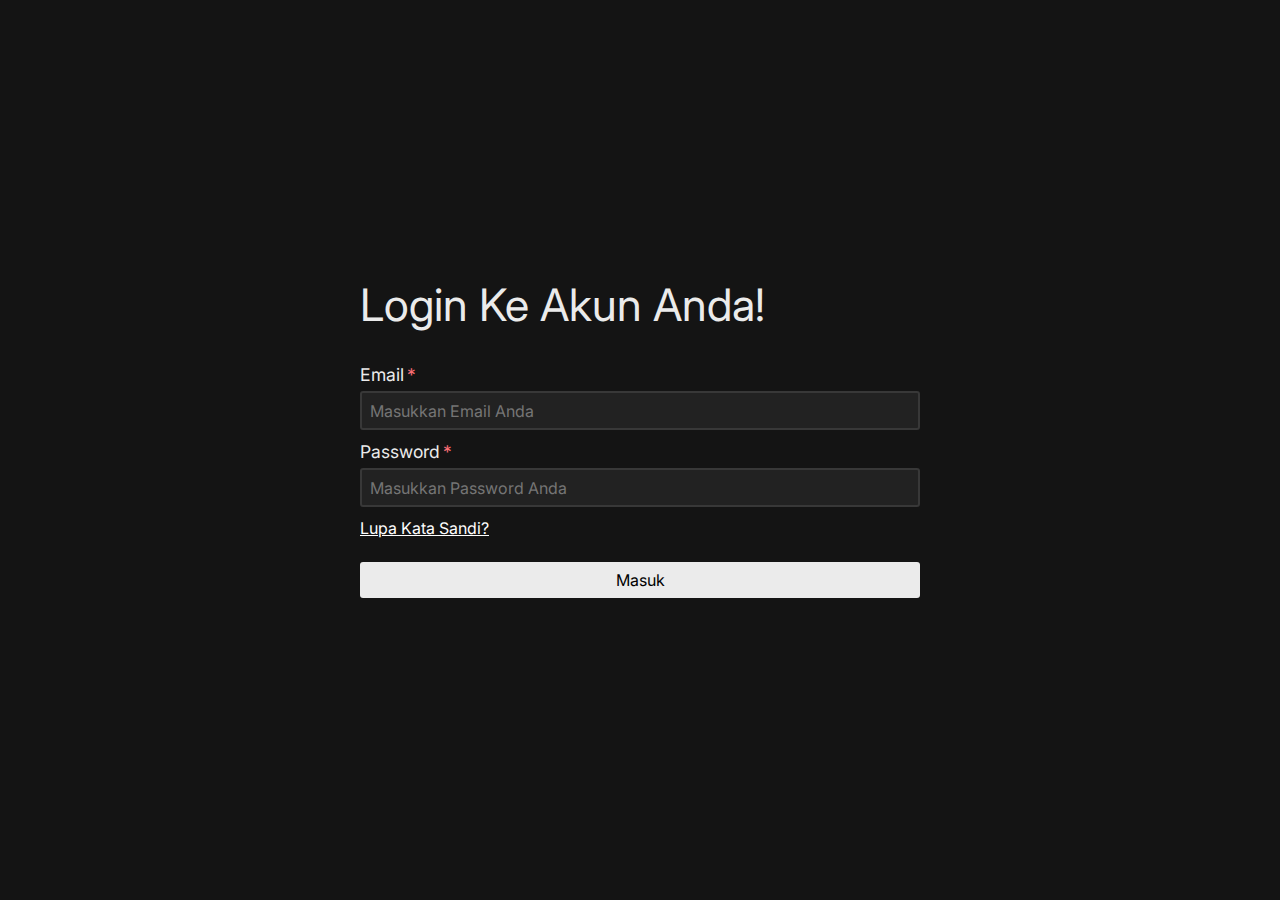
<file: day_2/index.html>
<!DOCTYPE html>
<html lang="en">

<head>
    <meta charset="UTF-8">
    <meta name="viewport" content="width=device-width, initial-scale=1.0">
    <link rel="stylesheet" href="css/style.css">
    <link rel="preconnect" href="https://fonts.googleapis.com">
    <link rel="preconnect" href="https://fonts.gstatic.com" crossorigin>
    <link
        href="https://fonts.googleapis.com/css2?family=Inter:ital,opsz,wght@0,14..32,100..900;1,14..32,100..900&display=swap"
        rel="stylesheet">
    <title>Form</title>
</head>

<body>
    <main>
        <form action="#">
            <fieldset>
                <legend>Login Ke Akun Anda!</legend>
                <label for="email">Email</label>
                <input required type="email" name="email" placeholder="Masukkan Email Anda" id="email">
                <label for="password">Password</label>
                <input required type="password" name="password" placeholder="Masukkan Password Anda" id="password">
                <a href="#">Lupa Kata Sandi?</a>
                <button type="submit">Masuk</button>
            </fieldset>
        </form>
    </main>
</body>
</html>
</file>
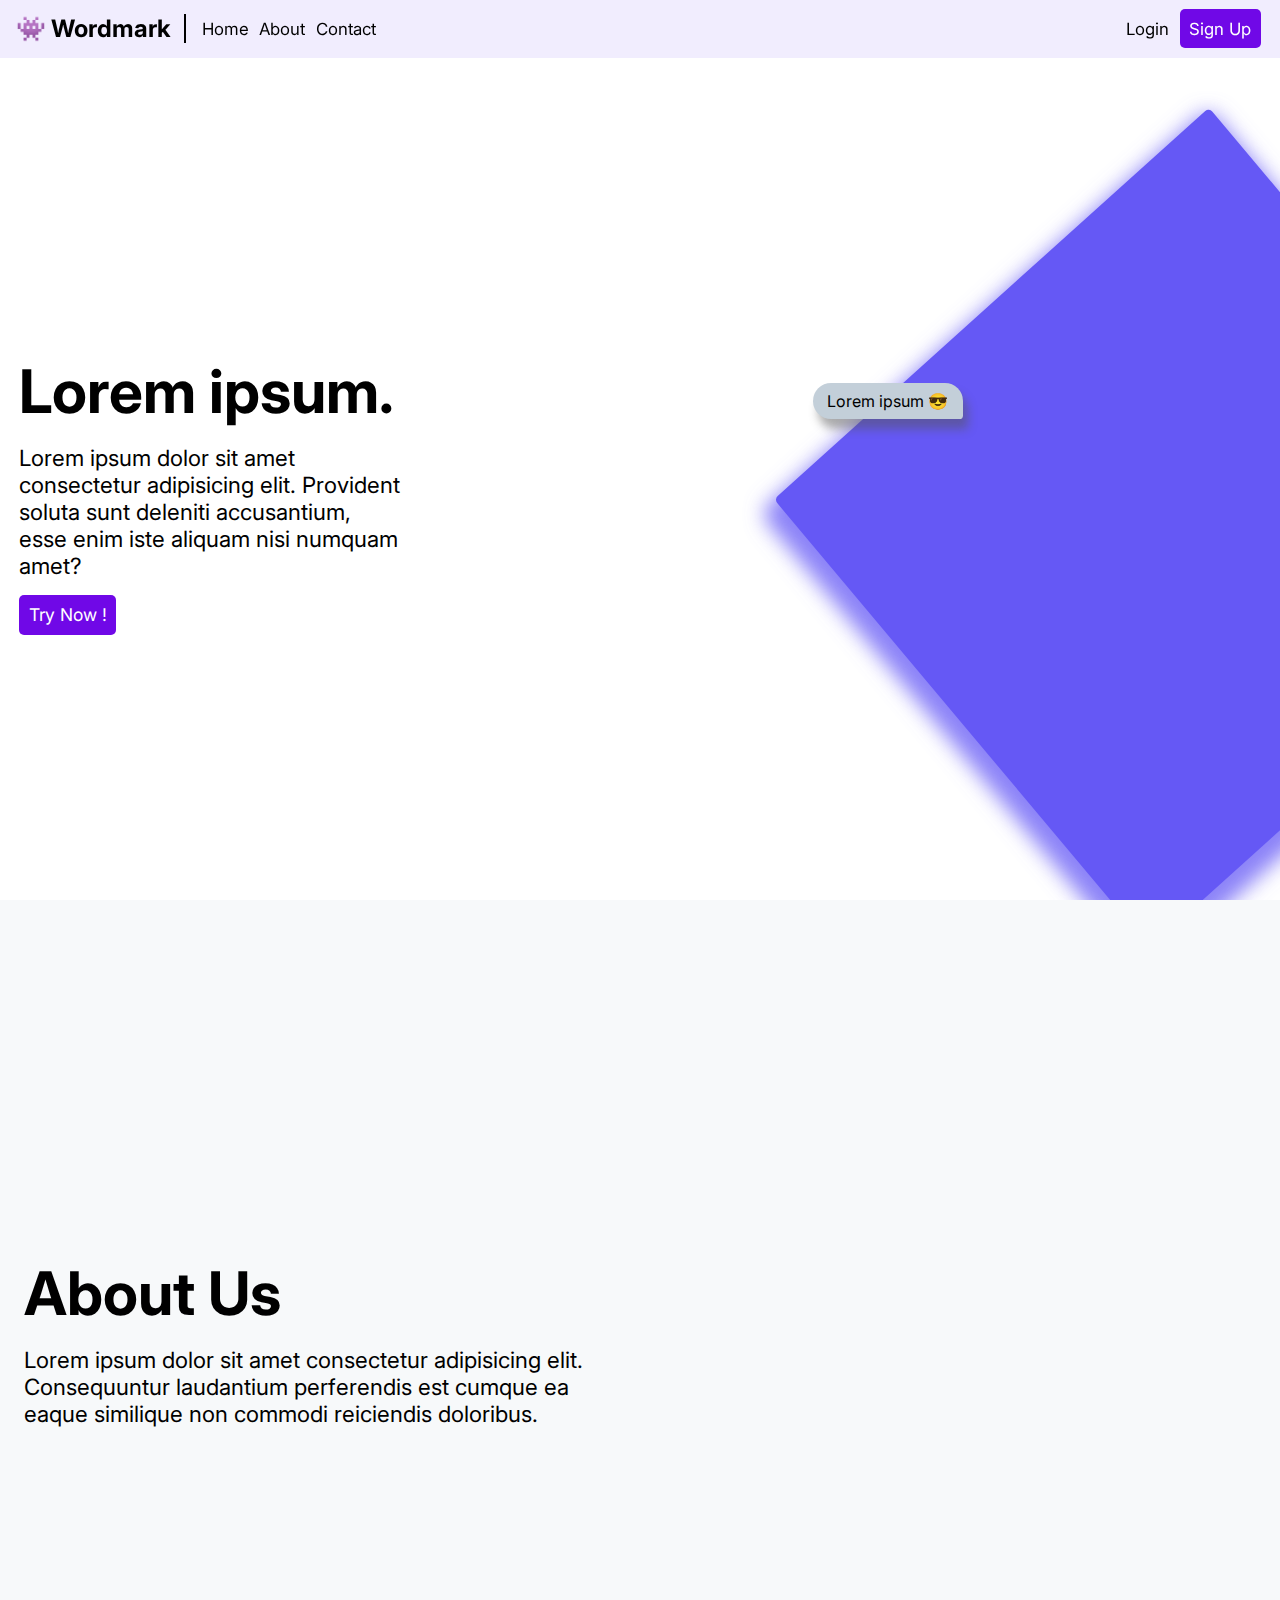
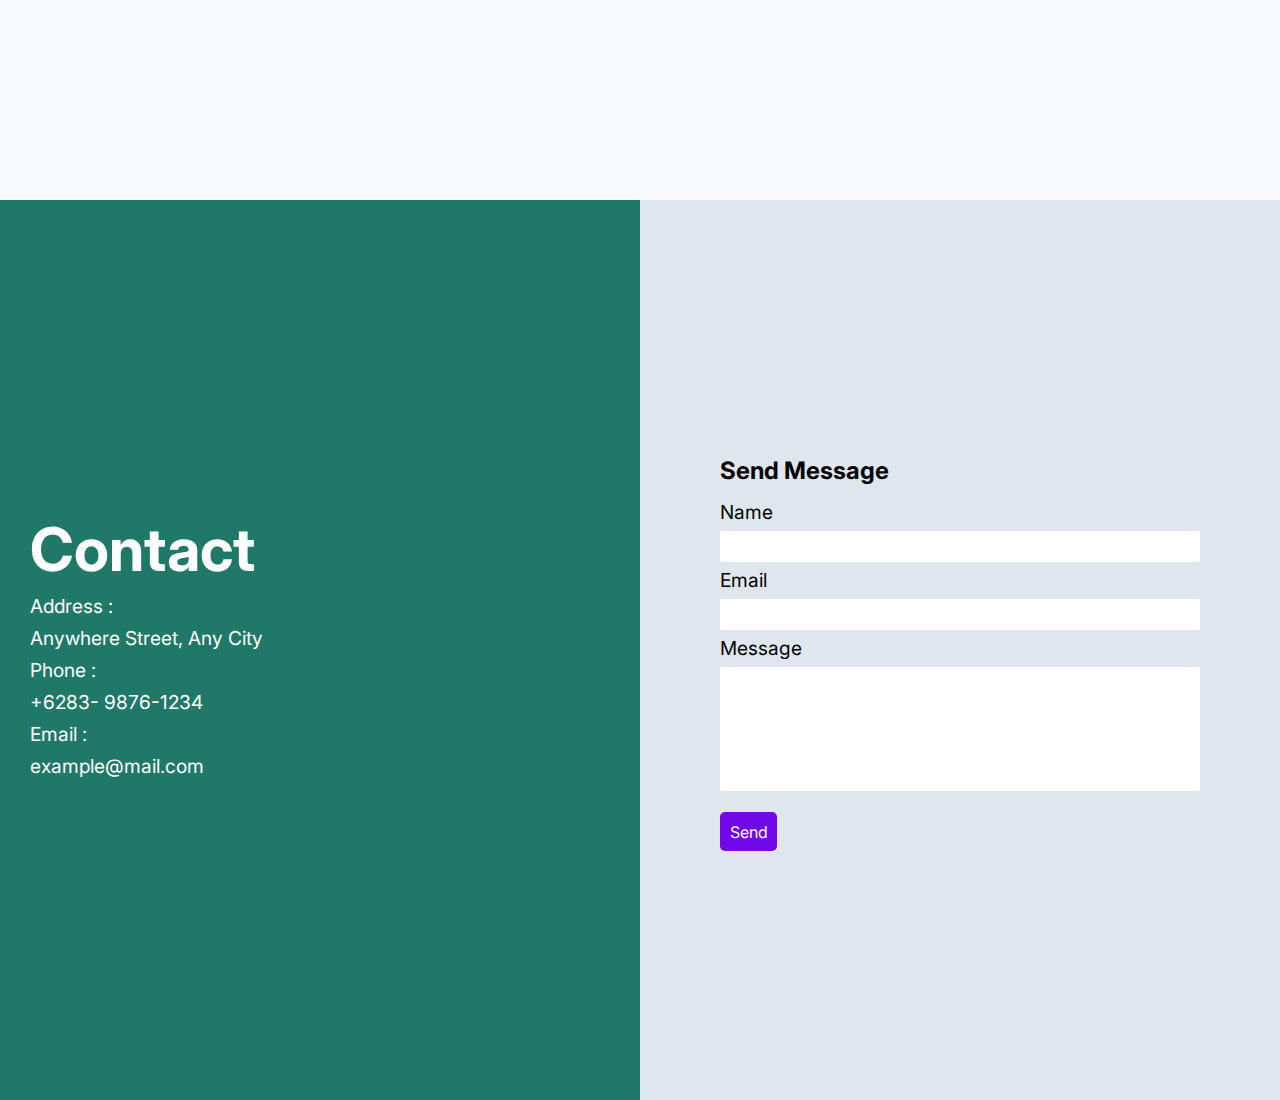
<file: day_3/index.html>
<!DOCTYPE html>
<html lang="en">

<head>
    <meta charset="UTF-8">
    <meta name="viewport" content="width=device-width, initial-scale=1.0">
    <title>Landing Page Template</title>
    <link rel="stylesheet" href="css/style.css">
    <link rel="preconnect" href="https://fonts.googleapis.com">
    <link rel="preconnect" href="https://fonts.gstatic.com" crossorigin>
    <link
        href="https://fonts.googleapis.com/css2?family=Inter:ital,opsz,wght@0,14..32,100..900;1,14..32,100..900&display=swap"
        rel="stylesheet">
    <link rel="stylesheet"
        href="https://fonts.googleapis.com/css2?family=Material+Symbols+Outlined:opsz,wght,FILL,GRAD@20..48,100..700,0..1,-50..200&icon_names=menu" />
</head>

<body>
    <header>
        <div class="header-left">
            <div id="brand" class="unselectable">👾 Wordmark</div>
            <nav class="hid-mb">
                <ul>
                    <li><a href="#">Home</a></li>
                    <li><a href="#about">About</a></li>
                    <li><a href="#contact">Contact</a></li>
                </ul>
            </nav>
        </div>
        <div class="header-right">
            <ul class="hid-mb">
                <li><a href="#about">Login</a></li>
                <li><a href="#contact" class="btn">Sign Up</a></li>
            </ul>
            <span class="material-symbols-outlined hamburger-menu unselectable">
                menu
            </span>
        </div>
    </header>
    <main>
        <section id="home">
            <div id="home-desc">
                <h1>Lorem ipsum.</h1>
                <p>Lorem ipsum dolor sit amet consectetur adipisicing elit. Provident soluta sunt deleniti accusantium,
                    esse enim iste aliquam nisi numquam amet?</p>
                <button class="btn">Try Now !</button>
            </div>
            <div id="home-decor">
                <div class="pills" id="pills-1">Lorem ipsum 😎</div>
                <div class="pills" id="pills-2">Lorem ipsum 😍</div>
                <div class="box"></div>
            </div>
        </section>
        <section id="about">
            <div id="about-desc">
                <h1>About Us</h1>
                <p>Lorem ipsum dolor sit amet consectetur adipisicing elit. Consequuntur laudantium perferendis est
                    cumque
                    ea eaque similique non commodi reiciendis doloribus.</p>
            </div>
            <div class="about-img"></div>
        </section>
        <section id="contact">
            <div id="contact-desc">
                <div>
                    <h1>Contact</h1>
                    <ul>
                        <li>Address :</li>
                        <li>Anywhere Street, Any City</li>
                        <li>Phone :</li>
                        <li>+6283- 9876-1234</li>
                        <li>Email :</li>
                        <li>example@mail.com</li>
                    </ul>
                </div>
            </div>
            <form action="">
                <h2>Send Message</h2>
                <label for="name">Name</label>
                <input type="text" id="name">
                <label for="email">Email</label>
                <input type="text" id="email">
                <label for="message">Message</label>
                <textarea id="message" rows="8"></textarea>
                <button class="btn">Send</button>
            </form>
        </section>
    </main>
    <footer>

    </footer>
</body>

</html>
</file>
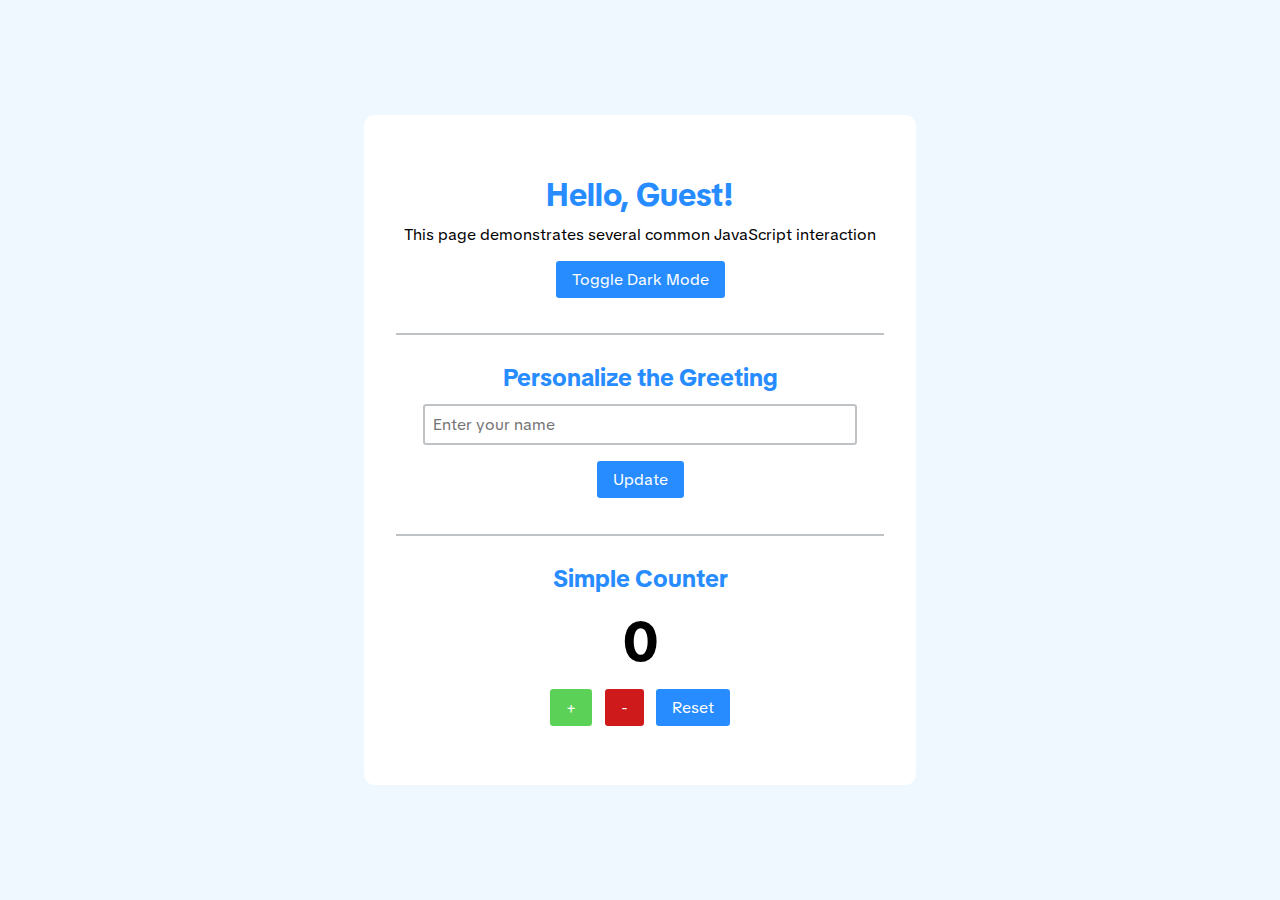
<file: day_4/index.html>
<!DOCTYPE html>
<html lang="en">

<head>
    <meta charset="UTF-8">
    <meta name="viewport" content="width=device-width, initial-scale=1.0">
    <title>Learn Javascript</title>
    <link rel="stylesheet" href="css/style.css">
    <link rel="preconnect" href="https://fonts.googleapis.com">
    <link rel="preconnect" href="https://fonts.gstatic.com" crossorigin>
    <link href="https://fonts.googleapis.com/css2?family=TikTok+Sans:opsz,wght@12..36,300..900&display=swap"
        rel="stylesheet">
</head>

<body>
    <main>
        <section id="greet">
            <h1>Hello, <span id="username">Guest</span>!</h1>
            <p>This page demonstrates several common JavaScript interaction</p>
            <button id="toogle-dark-mode">Toggle Dark Mode</button>
        </section>
        <section id="input">
            <form>
                <h2>Personalize the Greeting</h2>
                <input type="text" name="username" id="username-input" placeholder="Enter your name">
                <button type="submit" id="change-username">Update</button>
            </form>
        </section>
        <section id="counter">
            <h2>Simple Counter</h2>
            <div id="counter-value">0</div>
            <div class="btn-container">
                <button id="incr">+</button>
                <button id="decr">-</button>
                <button id="reset">Reset</button>
            </div>
        </section>

    </main>
    <script src="js/script.js"></script>
</body>

</html>
</file>
<file: day_2/css/style.css>
:root {
  --input-width: 100%;
  --input-height: 2.2rem;
  --rounded: 3px;
}

* {
  box-sizing: border-box;
}

body {
  margin: 0;
  padding: 0;
  background-color: #141414;
  color: #ebebeb;
  font-family: "Inter", sans-serif;
  height: 100dvh;
  display: flex;
  align-items: center;
  justify-content: center;
}

main {
  margin: 2rem auto;
  width: min(98%, 560px);
  margin: 1.3rem;
}

a {
  color: #fff;
}

a:hover {
  color: #a057ff;
  transition: all 200ms ease-in-out;
}

fieldset {
  all: unset;
  display: flex;
  flex-direction: column;
  width: 100%;
}
legend {
  all: unset;
  margin: 2rem 0;
  font-size: 2.8rem;
}

label {
  font-size: 1.1rem;
}

label::after {
  content: "*";
  margin-left: 3px;
  color: #fb6e74;
}

input {
  all: unset;
  display: block;
  border: 2px solid #383838;
  background-color: #222222;
  height: var(--input-height);
  margin: 0.35rem 0 0.7rem;
  padding: 0 0.5rem;
  border-radius: var(--rounded);
  transition: box-shadow 600ms ease-in-out;
}

input:focus,
input:hover {
  border: 2px solid #fff;
  box-shadow: 10px 15px 50px rgba(110, 11, 223, 0.699);
}

button {
  all: unset;
  display: block;
  height: var(--input-height);
  border-radius: var(--rounded);
  background: #ebebeb;
  color: #000;
  text-align: center;
  margin: 1.5rem 0;
  cursor: pointer;
  transition: all 400ms ease-in-out;
}

button:hover {
  background-color: rgb(110, 11, 223);
  color: #fff;
}
</file>
<file: day_3/css/style.css>
.material-symbols-outlined {
  font-variation-settings:
    "FILL" 0,
    "wght" 400,
    "GRAD" 0,
    "opsz" 24;
}

html {
  scroll-behavior: smooth;
}

* {
  box-sizing: border-box;
}

body {
  margin: 0;
  padding: 0;
  font-family: "Inter", sans-serif;
  font-optical-sizing: auto;
  overflow-x: hidden;
}

button {
  all: unset;
  width: fit-content;
}

h1,
h2,
h3,
h4,
p {
  margin: 0;
}

h1 {
  font-size: calc(2rem + 2.2dvw);
}

.btn {
  background-color: #7008e7;
  color: #fff;
  padding: 0.6rem;
  border-radius: 5px;
  cursor: pointer;
}

.unselectable {
  -moz-user-select: -moz-none;
  -khtml-user-select: none;
  -webkit-user-select: none;
  -o-user-select: none;
  user-select: none;
}

.hid-mb {
  display: none;
}

header {
  background-color: #ede9fecc;
  backdrop-filter: blur(10px);
  display: flex;
  justify-content: space-between;
  align-items: center;
  padding: 0.9rem 1rem;
  position: sticky;
  top: 0;
  z-index: 10;
}

header > * {
  height: fit-content;
  display: flex;
  align-items: center;
}

header #brand {
  font-size: 1.5rem;
  padding-right: 0.8rem;
  margin-right: 0.8rem;
  font-weight: bold;
  cursor: pointer;
}

header a {
  all: unset;
  cursor: pointer;
  font-size: 1.05rem;
  margin: 0.2rem;
}

header .header-left {
  display: flex;
}

header ul,
#contact ul {
  margin: 0;
  padding: 0;
}

header li,
#contact li {
  margin: 0;
  list-style: none;
}

header li {
  display: inline-block;
}

header .hamburger-menu {
  cursor: pointer;
}

#home {
  height: clamp(600px, 90dvh, 1080px);
  margin-top: 2rem;
  position: relative;
  overflow: hidden;
}

#home-desc {
  padding-left: 1.2rem;
}

#home button {
  font-size: calc(0.7rem + 0.5dvw);
}

section p {
  font-size: calc(1rem + 0.5dvw);
  margin: 1rem 0;
}

#home-decor {
  position: relative;
  height: 60%;
}

.box {
  background-color: #6558f5;
  box-shadow: 10px 10px 20px 10px #6558f5be;
  width: 25rem;
  height: 25rem;
  border-radius: 5px;
  position: absolute;
  bottom: 0;
  right: 0;
  rotate: 50deg;
  translate: 10rem 5rem;
  transform: skew(2deg);
}

.pills {
  background-color: #c3cfd9;
  width: fit-content;
  padding: 0.5rem 0.9rem;
  border-radius: 20px 20px 4px 20px;
  margin: 10px;
  position: absolute;
  z-index: 1;
  box-shadow: 5px 10px 10px #5555557c;
}

#pills-1 {
  top: 35%;
  right: 35%;
  animation: float-f-b 0.3s ease-in;
}

#pills-2 {
  top: 50%;
  right: 45%;
  opacity: 0;
  animation: float-f-b 0.3s ease-in 0.3s forwards;
}

#about {
  padding: 4rem 0;
  background-color: #f7f9fa;
  padding: 1rem;
  height: 100vh;
  scroll-margin-top: 2.5rem;
}

.about-img {
  width: 100dvw;
  height: 100%;
  margin: 1rem -1rem;
<<<<<<< HEAD
  background-image: url(./../img/austin-distel-wawEfYdpkag-unsplash-resized.jpg););
=======
  background-image: url(/../img/austin-distel-wawEfYdpkag-unsplash-resized.jpg);
>>>>>>> main
  background-size: cover;
  background-position: 0;
}

#contact-desc {
  background-color: #207868;
  color: #fff;
  height: 50%;
  padding-left: 1.9rem;
  display: flex;
  flex-direction: column;
  justify-content: center;
  box-sizing: border-box;
  width: 100dvw;
}

#contact-desc > * {
  width: fit-content;
}

#contact {
  margin: 0;
  padding: 0;
  height: 100dvh;
  width: 100dvw;
}

#contact li {
  margin: 0.5rem 0;
}

#contact form {
  background-color: #dfe6ed;
  display: flex;
  flex-direction: column;
  justify-content: center;
}

form {
  display: flex;
  flex-direction: column;
  padding: 5rem 5rem;
  gap: 5px;
}

form h2 {
  margin: 0.5rem 0;
}

form label {
  font-size: 1.2rem;
  margin: 0.1rem 0;
}

form input {
  padding: 0.5rem 0.5rem;
  border: none;
  border-radius: 2px;
}

textarea {
  border: 0;
  border-radius: 2px;
  resize: none;
  box-sizing: content-box;
}

#contact button {
  margin-top: 1rem;
}

@media (min-width: 768px) {
  .hid-mb {
    display: block;
  }
  header .hamburger-menu {
    display: none;
  }
  header #brand {
    border-right: 2px solid black;
  }
}

@media (min-width: 1024px) {
  #home {
    display: flex;
  }
  #home-desc {
    width: 45%;
    display: flex;
    flex-direction: column;
    justify-content: center;
  }
  #home-decor {
    width: 100%;
    height: 100%;
  }
  .box {
    width: 65vh;
    height: 65vh;
    translate: 12rem -5rem;
  }
  #about {
    display: flex;
    padding: 0;
  }
  #about > * {
    width: 50%;
    height: 100dvh;
  }
  #about-desc {
    padding: 0 2rem 0 1.5rem;
    display: flex;
    flex-direction: column;
    justify-content: center;
  }
  .about-img {
    margin: 0;
  }
  #contact {
    display: flex;
  }
  #contact-desc {
    height: 100%;
    font-size: 1.2rem;
  }
  #contact > * {
    width: 50%;
  }
}

@keyframes float-f-b {
  0% {
    opacity: 0;
    transform: translateY(100%);
  }
  100% {
    opacity: 1;
    transform: translateY(0);
  }
}
</file>
<file: day_4/css/style.css>
:root {
  --primary-color: #278cff;

  --bg-primary-color: #f0f8ff;
  --bg-secondary-color: #fff;
  --text-color: #000;
  --sep-color: #6c757d71;

  --rounded: 0.2rem;
}

* {
  box-sizing: border-box;
}

body {
  height: 100vh;
  margin: 0;
  padding: 0;
  display: flex;
  justify-content: center;
  align-items: center;
  background-color: var(--bg-primary-color);
  color: var(--text-color);
  font-family: "TikTok Sans", sans-serif;
  text-align: center;
  transition:
    background-color 0.5s ease-in-out,
    color 0.5s ease-in-out;
}

h1,
h2,
p {
  margin: 0.5rem;
}

h1,
h2 {
  color: var(--primary-color);
}

main {
  background-color: var(--bg-secondary-color);
  padding: 2rem;
  border-radius: 0.7rem;
  transition: background-color 0.5s ease-in-out;
}

main > section {
  padding: 1.2rem 0;
}

main > section:not(:first-child) {
  border-top: 2px solid var(--sep-color);
}

#counter-value {
  font-size: 3.5rem;
  font-weight: bold;
  margin: 0.7rem 0;
}

#username-input {
  all: unset;
  display: block;
  margin: 0.7rem auto;
  width: 85%;
  padding: 0.5rem;
  border-radius: var(--rounded);
  border: 2px solid var(--sep-color);
  text-align: left;
}

button {
  all: unset;
  display: block;
  background-color: var(--primary-color);
  color: #fff;
  padding: 0.5rem 1rem;
  margin: 1rem auto;
  border-radius: var(--rounded);
  cursor: pointer;
  user-select: none;
}

.btn-container {
  width: fit-content;
  margin: 0.5rem auto;
  display: flex;
  justify-content: center;
  align-items: center;
  gap: 0.8rem;
}

.btn-container > button {
  margin: 0;
}

.btn-container > #incr {
  background-color: rgb(91, 209, 87);
}

.btn-container > #decr {
  background-color: rgb(206, 26, 26);
}
</file>
